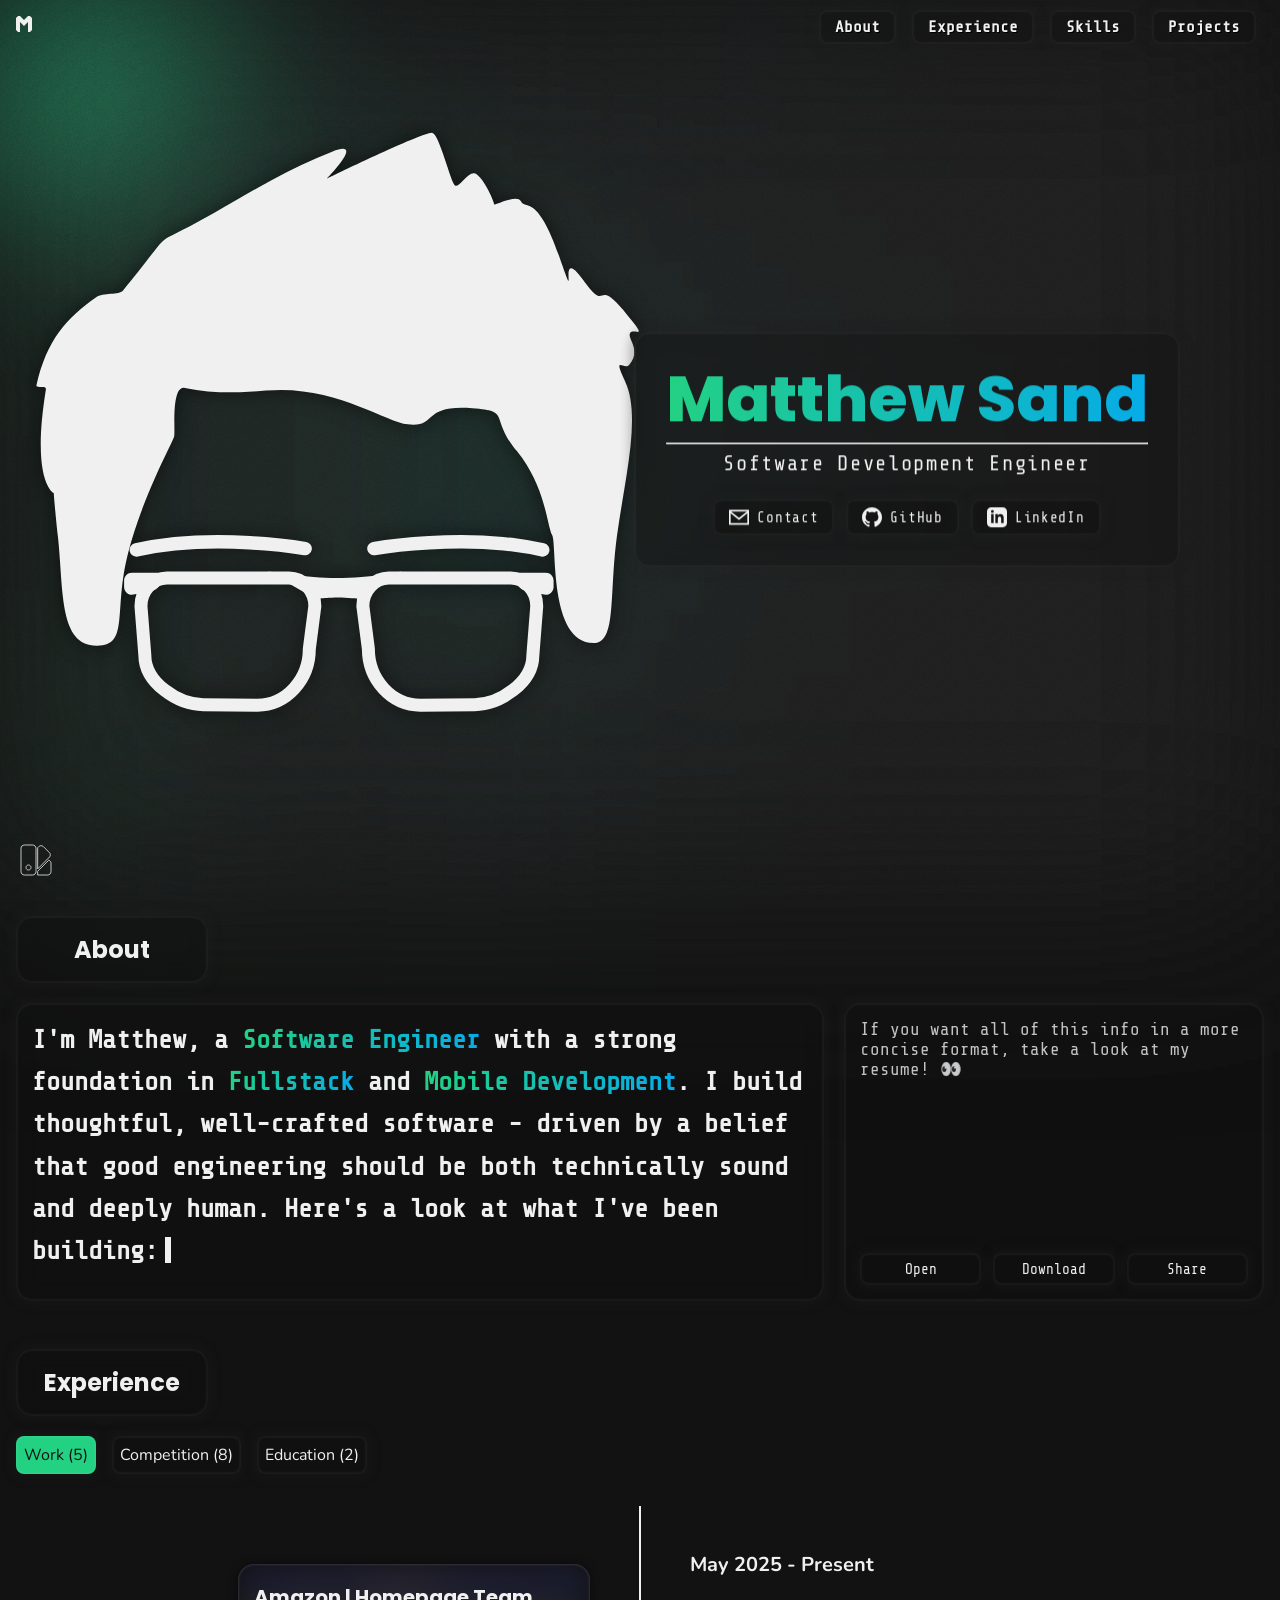
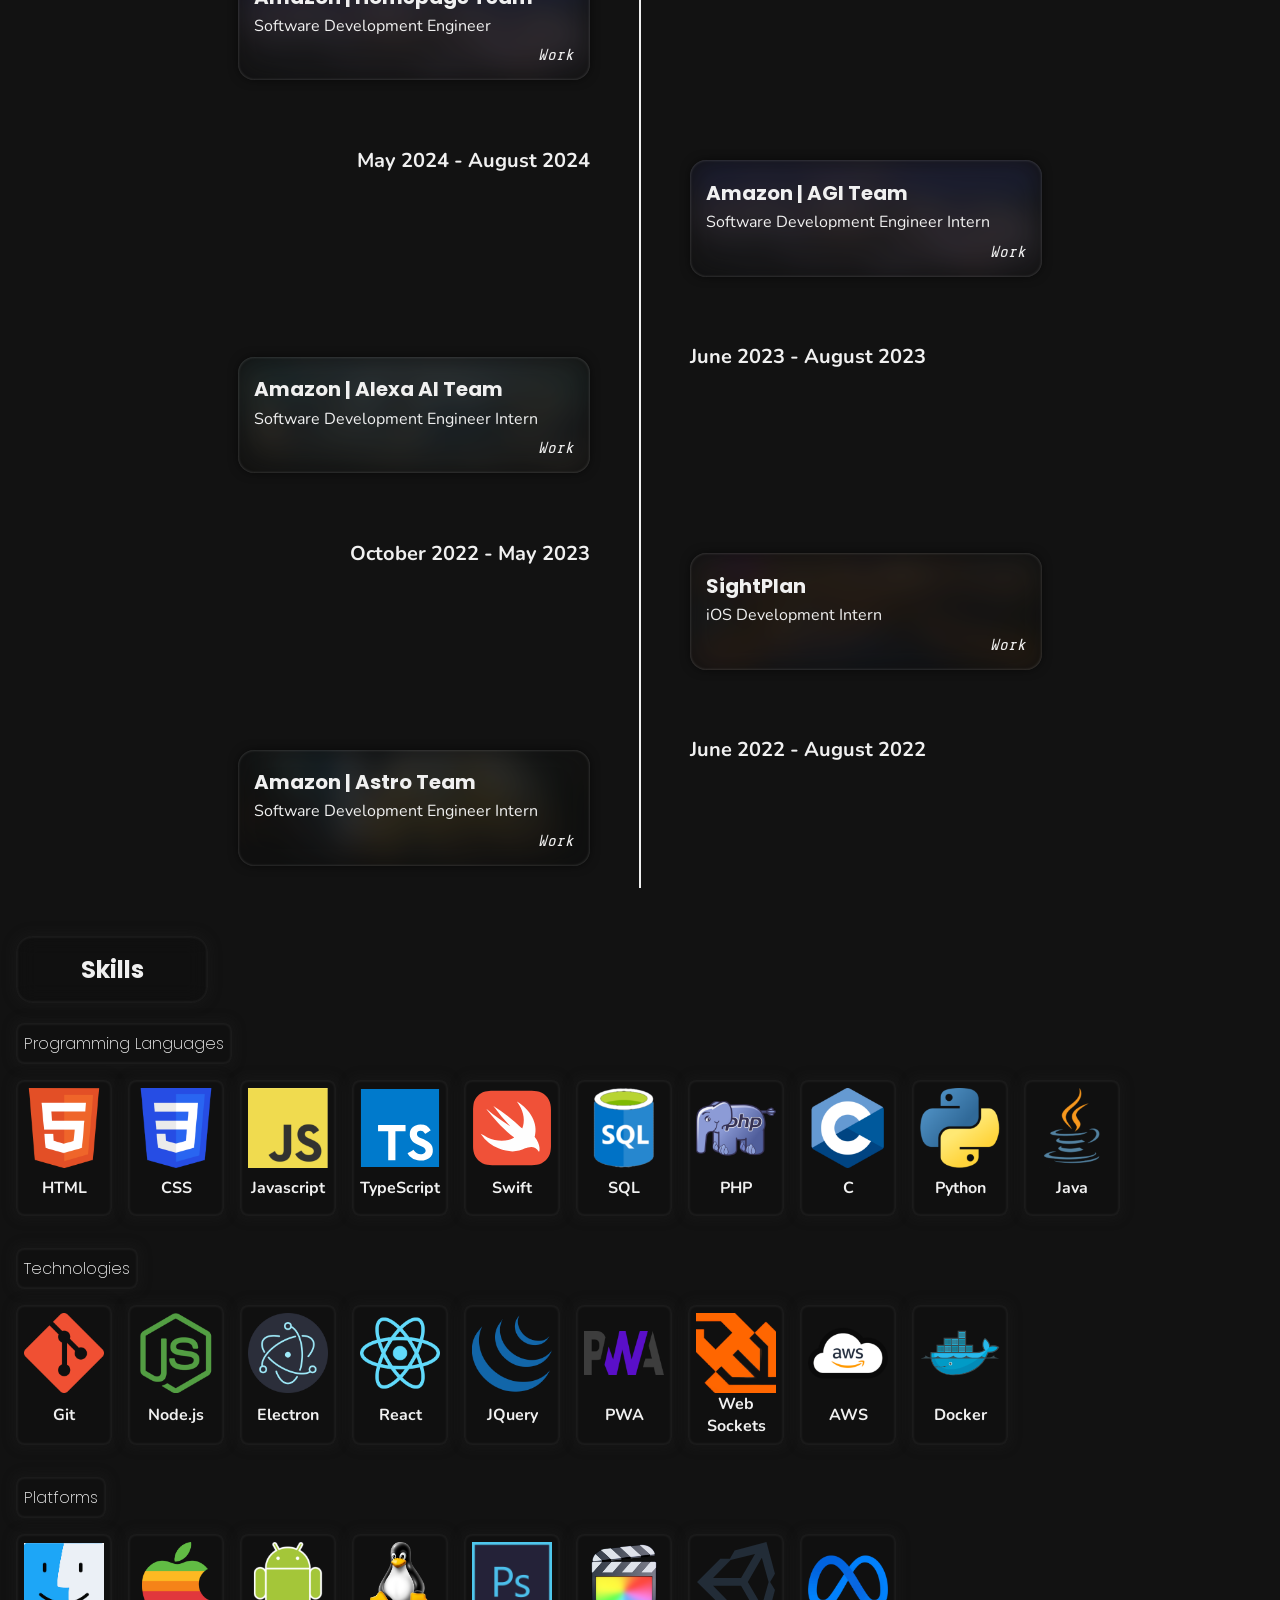
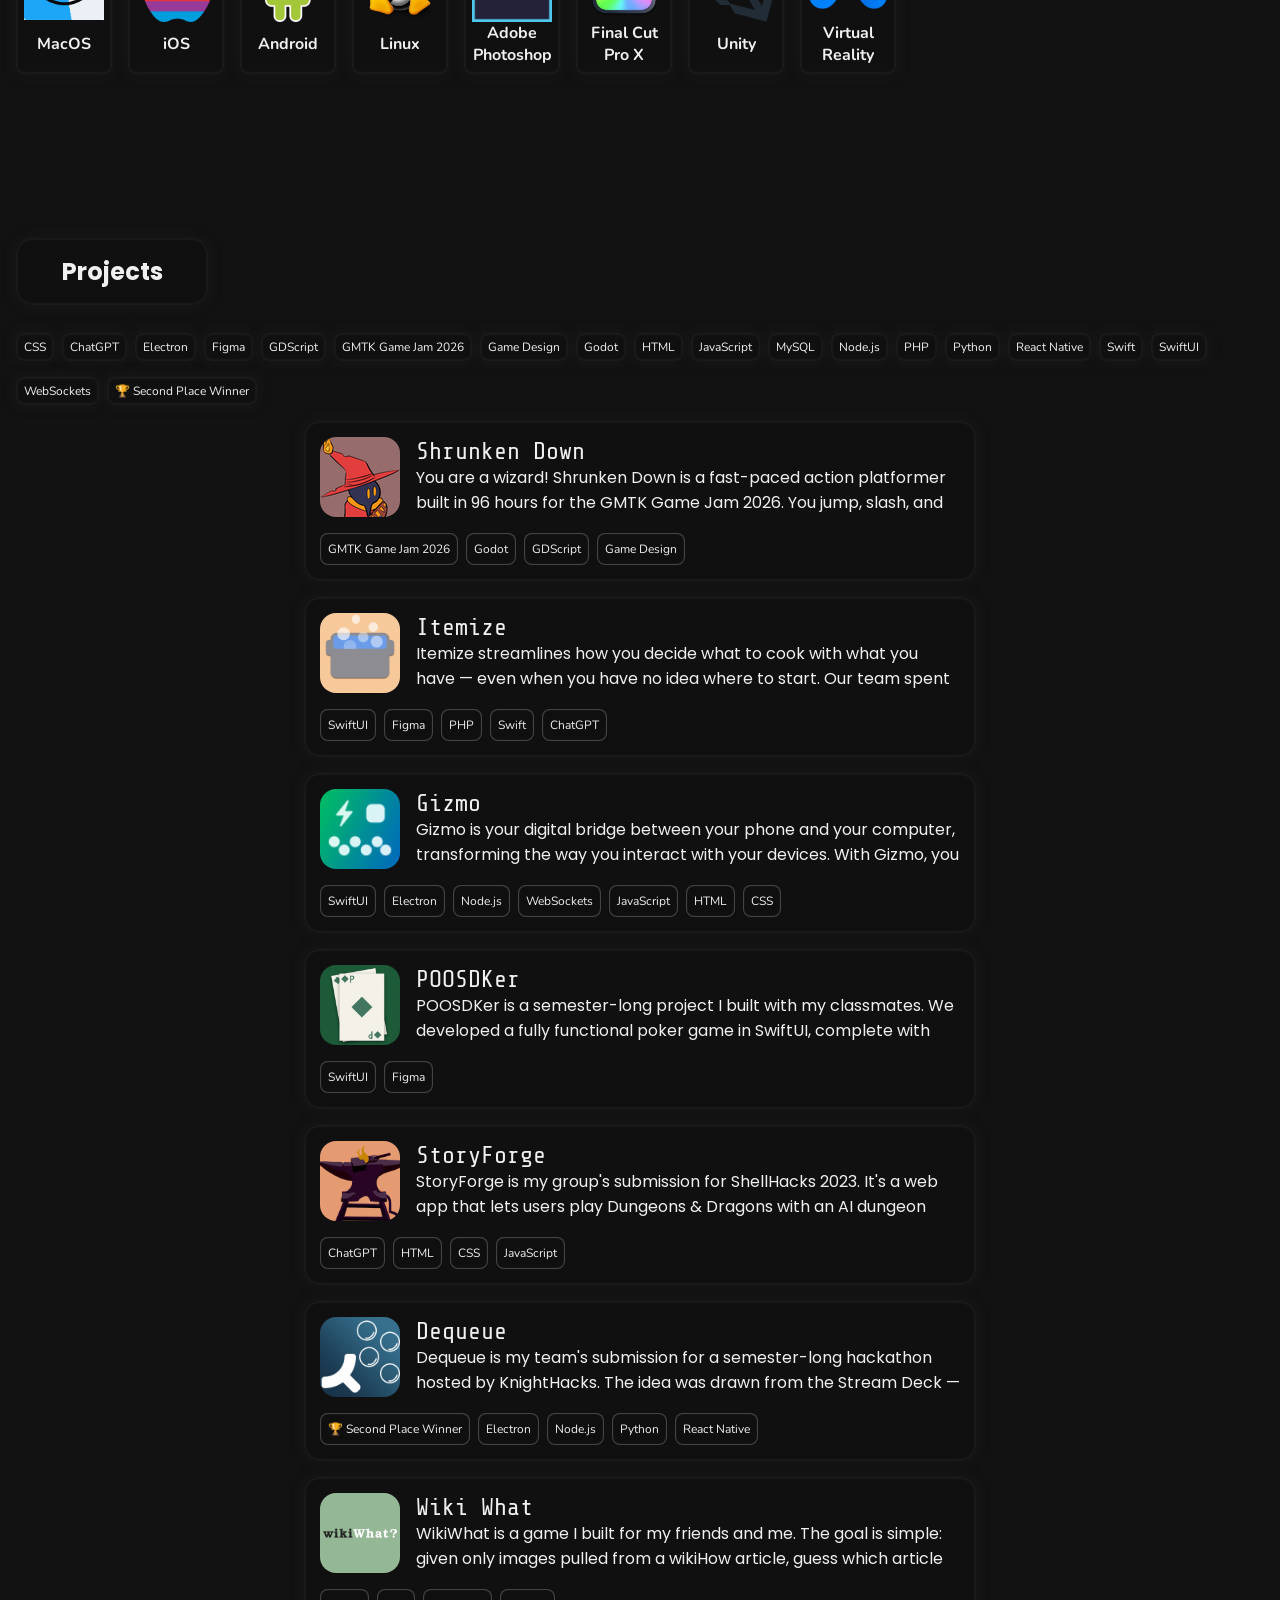
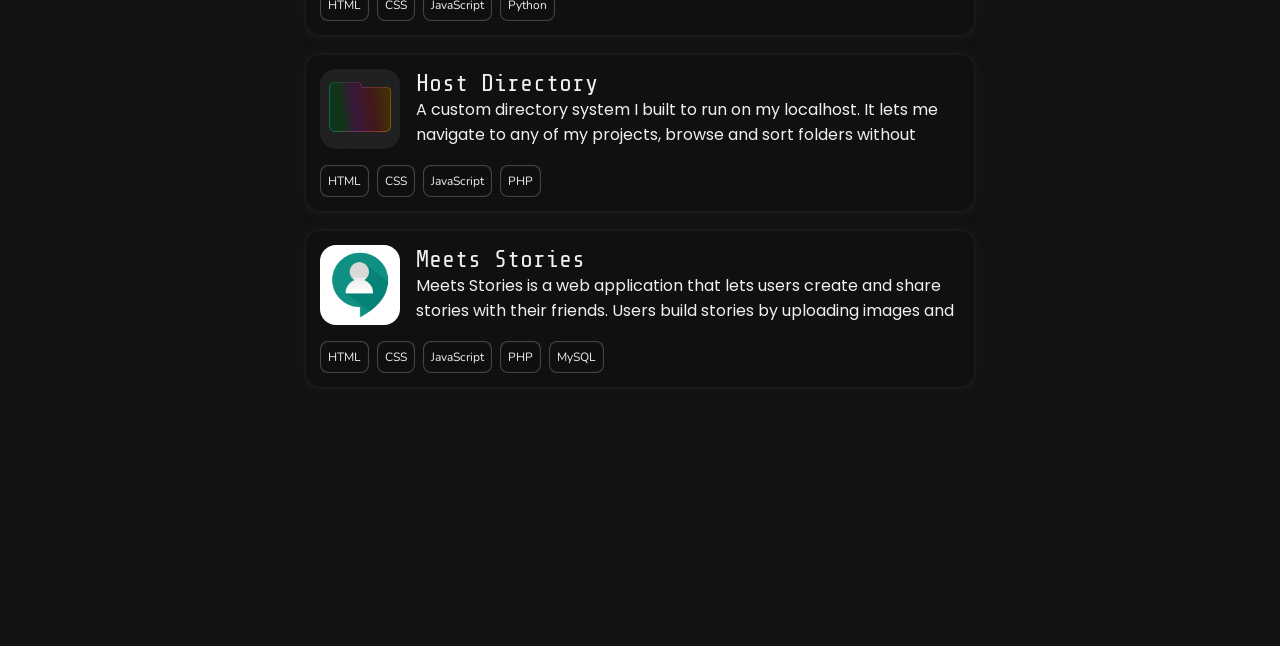
<file: index.html>
<!DOCTYPE html>
<html lang="en">
	<head>
		<meta charset="UTF-8" />
		<meta name="viewport" content="width=device-width, initial-scale=1.0" />
		<title>Matthew Sand</title>
		<link rel="stylesheet" href="styles/master.css" />
		<link rel="stylesheet" href="styles/header.css" />
		<link rel="stylesheet" href="styles/animations.css" />
		<link rel="stylesheet" href="styles/about.css" />
		<link rel="stylesheet" href="styles/experience.css" />
		<link rel="stylesheet" href="styles/projects.css" />
		<link rel="stylesheet" href="styles/skills.css" />
		<link rel="stylesheet" href="styles/misc.css" />

		<script src="scripts/jquery.js"></script>
		<script src="scripts/jquery.cookie.js"></script>
		<script src="scripts/nav.js" defer></script>
		<script src="scripts/missionStatement.js" defer></script>
		<script src="scripts/experience.js" defer></script>
		<script src="scripts/projects.js" defer></script>
		<script src="scripts/skills.js" defer></script>
		<script src="scripts/socials.js" defer></script>
		<script src="scripts/colorPalettes.js" defer></script>
		<script src="scripts/animateOnScroll.js" defer></script>
		<script src="scripts/imageModal.js" defer></script>
	</head>
	<body>
		<nav>
			<a href="#">
				<svg
					viewBox="0 0 500 500"
					xmlns="http://www.w3.org/2000/svg"
					id="navLogo">
					<path
						id="M"
						d="M 62.801876 500 L 0.345001 437.543121 L -0 63 L 63.244904 0.345001 L 125.258751 0.345001 L 250.172516 125.258759 L 375.086273 0.345001 C 437 0 437 0 437 0 L 500 62.765533 L 500 438 C 437 500 437 500 437 500 L 375.086273 500 L 375.086273 187.715637 L 250.172516 312.629395 L 125.258751 187.715637 L 125.258751 500 Z" />
				</svg>
			</a>
			<div id="navButtons">
				<a href="#about" class="navButton">About</a>
				<a href="#experience" class="navButton">Experience</a>
				<a href="#skills" class="navButton">Skills</a>
				<a href="#projects" class="navButton">Projects</a>
			</div>
		</nav>
		<div id="colorPalettes">
			<svg
				onclick="toggleColorPalettes()"
				id="palettesIcon"
				viewBox="0 0 800 800"
				xmlns="http://www.w3.org/2000/svg"
				xmlns:xlink="http://www.w3.org/1999/xlink">
				<path
					id="pallete"
					fill-rule="evenodd"
					d="M 333.333344 100 C 370.15332 100 400 129.847656 400 166.666687 L 400 633.333313 C 400 670.153381 370.15332 700 333.333344 700 L 166.666672 700 C 129.847672 700 100 670.153381 100 633.333313 L 100 166.666687 C 100 129.847656 129.847672 100 166.666672 100 L 333.333344 100 Z M 655.31665 403.710022 C 679.710388 412.225616 697.638306 434.516663 699.783997 461.261139 L 700 633.333313 C 700 668.479675 672.805054 697.272217 638.308838 699.817139 L 633.333313 700 L 433.333344 700 L 433.333344 625.693359 L 655.31665 403.710022 Z M 250 500 C 222.385666 500 200 522.386719 200 550 C 200 577.613342 222.385666 600 250 600 C 277.614349 600 300 577.613342 300 550 C 300 522.386719 277.614349 500 250 500 Z M 454.526672 133.334351 C 479.189819 108.669617 518.374634 107.37146 544.566406 129.43988 L 548.806641 133.334351 L 666.656677 251.185364 C 690.176453 274.704224 692.449463 311.423431 673.475586 337.494598 L 433.333344 578.553345 L 433.333344 154.526672 L 454.526672 133.334351 Z" />
			</svg>
			<div id="colorPalettesList"></div>
		</div>
		<div id="mobileNavToggleButton">
			<svg
				xmlns="http://www.w3.org/2000/svg"
				viewBox="0 0 50 50"
				overflow="visible"
				stroke="black"
				stroke-width="10"
				stroke-linecap="round">
				<line x1="0" y1="0" x2="50" y2="50" />
				<line x1="50" y1="0" x2="0" y2="50" />
			</svg>
		</div>
		<div id="mobileNav">
			<a href="#about" class="mobileNavButton">About</a>
			<a href="#experience" class="mobileNavButton">Experience</a>
			<a href="#skills" class="mobileNavButton">Skills</a>
			<a href="#projects" class="mobileNavButton">Projects</a>
		</div>
		<header>
			<svg
				id="headerProfilePic"
				viewBox="0 0 500 500"
				xmlns="http://www.w3.org/2000/svg">
				<g id="Glasses">
					<path
						id="Rectangle"
						class="filled"
						fill-rule="evenodd"
						stroke="none"
						d="M 233.60788 360.184448 C 233.60788 360.184448 243.842545 359.248901 249.823395 359.223297 C 256.941101 359.19281 266.03891 360.184448 266.03891 360.184448 L 297.616516 340 C 297.616516 340 275.426849 344.805847 248.969955 344.805847 C 228.487198 344.805847 198.616501 340 198.616501 340 L 233.60788 360.184448 Z" />
					<path
						id="Rounded-Rectangle-copy"
						fill="none"
						class="stroked"
						stroke-width="9.61165"
						stroke-linecap="round"
						stroke-linejoin="round"
						d="M 229.125458 397.292572 C 229.125458 420.326965 211.912323 439 190.678864 439 L 150.558258 438.647552 C 131.978973 438.647552 107.305824 422.308624 107.305824 402.153564 L 104.422333 365.659546 C 104.422333 354.142365 113.0289 344.805847 123.64563 344.805847 L 213.995148 344.805847 C 224.611893 344.805847 233.218445 354.142365 233.218445 365.659546 Z" />
					<path
						id="Path"
						class="filled"
						fill-rule="evenodd"
						stroke="none"
						d="M 91.927185 351.533997 C 91.927185 354.718994 94.509155 357.300964 97.694176 357.300964 L 109.228157 355.378662 C 112.41317 355.378662 118.839806 351.83551 118.839806 348.650482 L 122.684464 346.728149 C 122.684464 343.543121 120.102493 340.961182 116.917473 340.961182 L 97.694176 340.961182 C 94.509155 340.961182 91.927185 343.543121 91.927185 346.728149 Z" />
					<path
						id="path1"
						fill="none"
						class="stroked"
						stroke-width="9.61165"
						stroke-linecap="round"
						stroke-linejoin="round"
						d="M 272.874542 397.292572 C 272.874542 420.326965 290.087677 439 311.321136 439 L 351.441742 438.647552 C 370.021027 438.647552 394.694183 422.308624 394.694183 402.153564 L 397.577667 365.659546 C 397.577667 354.142365 388.9711 344.805847 378.35437 344.805847 L 288.004852 344.805847 C 277.388123 344.805847 268.781555 354.142365 268.781555 365.659546 Z" />
					<path
						id="path2"
						class="filled"
						fill-rule="evenodd"
						stroke="none"
						d="M 410.072815 351.533997 C 410.072815 354.718994 407.490845 357.300964 404.305817 357.300964 L 392.771851 355.378662 C 389.586823 355.378662 383.160187 351.83551 383.160187 348.650482 L 379.315521 346.728149 C 379.315521 343.543121 381.897491 340.961182 385.08252 340.961182 L 404.305817 340.961182 C 407.490845 340.961182 410.072815 343.543121 410.072815 346.728149 Z" />
				</g>
				<path
					id="path3"
					class="filled"
					fill-rule="evenodd"
					stroke="none"
					d="M 409 313 C 405.2659 305.981262 403.999573 276.897644 383 251 C 362.000427 225.102356 379.355225 221.149139 350 219 C 311.292633 216.166168 324.914948 233.449524 302 231 C 285.272095 229.211853 246.966064 201.388123 197 206 C 177.753403 207.776459 156.961319 208.275452 137 204 C 126.565567 201.765076 129.939972 235.771606 129 240 C 128.060028 244.228394 106.294937 282.544189 95 326 C 83.705063 369.455811 96.242081 394.684631 72 395 C 43.637711 395.368958 47.118851 354.595276 43 315 C 38.881149 275.404724 40 282 40 282 C 40 282 22.734867 274.500153 34 205 C 34.563255 201.524994 26.360777 204.870758 27 202 C 34.443192 168.572632 49.560005 151.996063 71 137 C 76.631104 133.061371 88.246986 135.319183 91 132 C 128.801147 86.424835 111.82914 99.216034 141 84 C 172.032837 67.812744 203.071014 45.902863 246 29 C 271.794006 18.843872 242 49 242 49 C 242 49 313.360718 14.321075 320 15 C 325.358795 15.547974 333.791656 51.768585 337 54 C 340.208344 56.231415 345.681366 44.87149 351 45 C 356.755737 45.139069 366.31662 66.193542 366 68 C 365.68338 69.806458 382.835266 59.857849 386 66 C 389.164734 72.142151 397.979309 60.085236 414 106 C 430.020691 151.914764 410.986328 94.912872 432 124 C 453.013672 153.087128 437.656891 113.67923 471 158 C 476.995209 165.969055 469.058289 160.387146 467 163 C 463.665558 167.232849 475.927246 175.537537 466 187 C 462.340088 191.225891 453.585297 178.976501 463 199 C 475.007141 224.537201 463.164337 269.168549 457.058167 313.320435 C 451.035797 356.866516 457.025909 392.771088 440 393 C 406.079803 393.456055 412.7341 320.018738 409 313 Z" />
				<path
					id="rightEyebrow"
					fill="none"
					class="stroked"
					stroke-width="10"
					stroke-linecap="round"
					stroke-linejoin="round"
					d="M 277 323.001831 C 277 323.001831 344.743866 311.109192 402 324" />
				<path
					id="leftEyebrow"
					fill="none"
					class="stroked"
					stroke-width="10"
					stroke-linecap="round"
					stroke-linejoin="round"
					d="M 226 323.001831 C 226 323.001831 158.256134 311.109192 101 324" />
			</svg>
			<div class="glassy" id="introBox">
				<span id="introName" class="gradientText">Matthew Sand</span>
				<hr />
				<div id="subtitle">Software Development Engineer</div>
<div id="socials"></div>
			</div>
			<canvas id="backgroundCanvas"> </canvas>
			<div id="backgroundCanvasFilter"></div>
		</header>

		<div id="content">
			<section id="about">
				<h2>About</h2>
				<div id="aboutHead">
					<div id="missionStatement" class="inFromLeft">
						<div id="missionStatementPlaceholder"></div>
						<div id="missionStatementDisplay">
							<span id="missionStatementCursor"></span>
						</div>
					</div>
					<div id="resumeContainer" class="inFromRight">
						<h4>
							If you want all of this info in a more concise format, take a look
							at my resume! 👀
						</h4>
						<div id="resumeContainerContent">
							<iframe src="resume.pdf"></iframe>
							<div id="resumeButtons">
								<a href="resume.pdf" target="_blank">Open</a>
								<a href="resume.pdf" download="Matthew Sand Resume.pdf"
									>Download</a
								>
								<a href="resume.pdf" id="resumeShare">Share</a>
							</div>
						</div>
					</div>
				</div>
			</section>
			<section id="experience">
				<h2>Experience</h2>
				<div id="experienceTypes"></div>
				<div id="experiencesContainer">
					<div id="experiencesTimelineBar"></div>
				</div>
			</section>

			<section id="skills">
				<h2>Skills</h2>
				<div id="skillsContainer">
					<h3>Programming Languages</h3>
					<div id="programmingLanguages" class="skillCardsContainer inFromLeft"></div>
					<h3>Technologies</h3>
					<div id="technologies" class="skillCardsContainer inFromRight"></div>
					<h3>Platforms</h3>
					<div id="profs" class="skillCardsContainer inFromLeft"></div>
				</div>
			</section>

			<section id="projects">
				<h2>Projects</h2>
				<div id="projectsTagsSelection"></div>
				<div id="projectsContainer"></div>
			</section>

		</div>
		<div id="projectScreen">
			<div id="projectHeader" class="leftSideSpread">
				<div id="projectClose">✕</div>
				<h2 id="projectName">Gizmo</h2>
			</div>

			<div id="projectLinks" class="leftSideSpread"></div>

			<div id="projectCarouselPhotosContainer" class="leftSideSpread">
				<div id="projectCarouselPhotos"></div>
			</div>
			<div id="projectSections"></div>
		</div>

		<div id="imageModal">
			<div id="imageModalClose">✕</div>
			<img src="images/headLogo.svg" alt="Expanded image" />
		</div>
	</body>
	<script src="scripts/backgroundController.js"></script>
	<script>
		// Local dev only — livereload is served over plain http and would be
		// blocked as mixed content on the deployed https site.
		if (
			location.hostname === "localhost" ||
			location.hostname === "127.0.0.1"
		) {
			var livereload = document.createElement("script");
			livereload.src =
				"http://" + location.hostname + ":35729/livereload.js?snipver=1";
			document.body.appendChild(livereload);
		}
	</script>
</html>
</file>
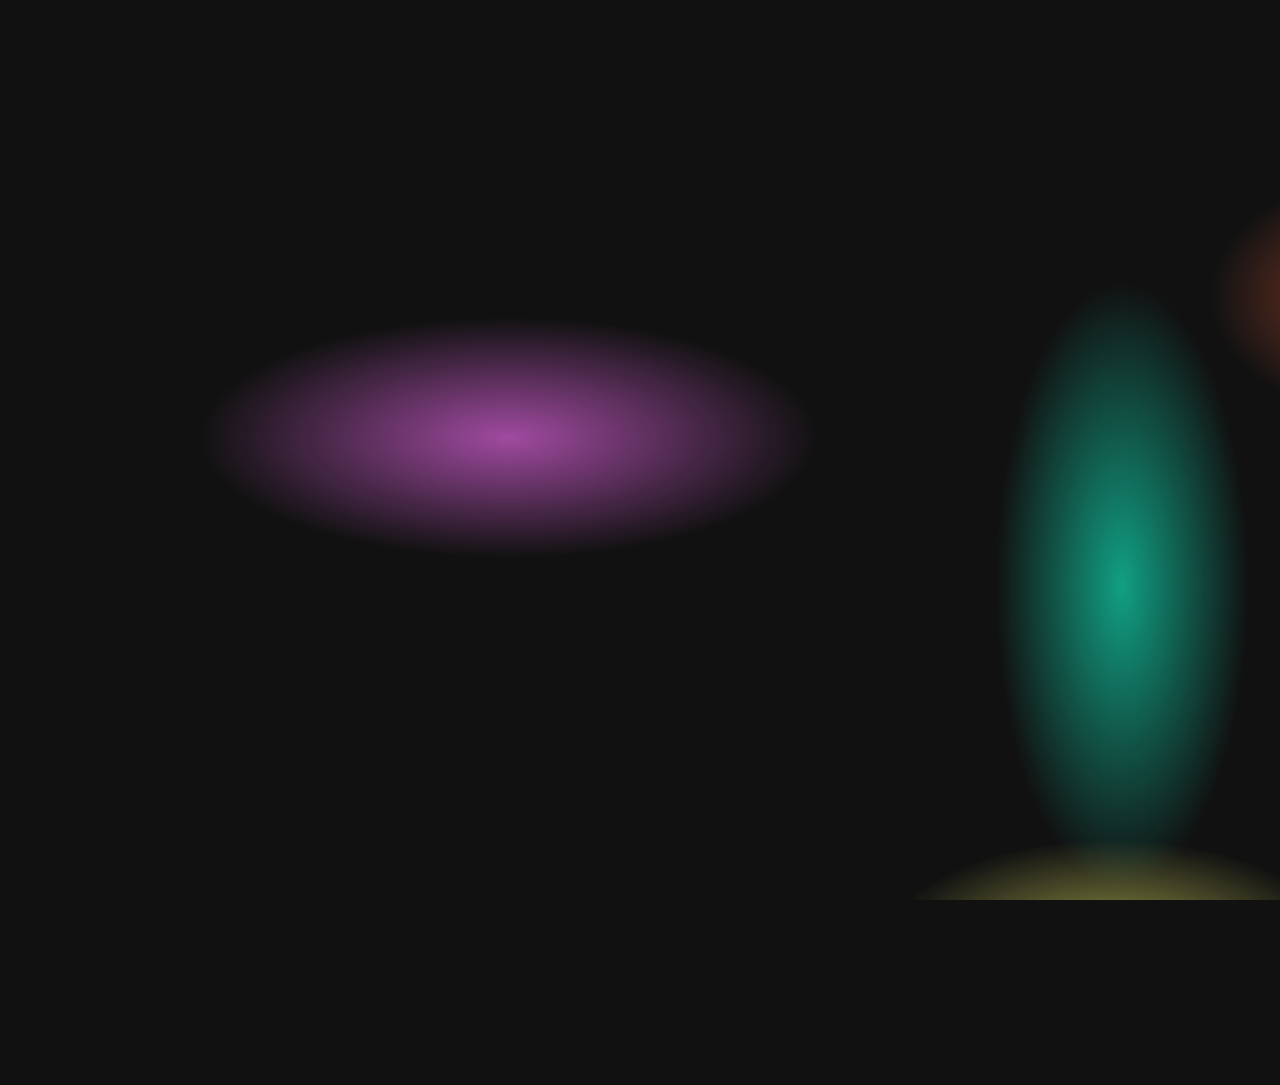
<file: testing.html>
<!DOCTYPE html>
<html lang="en">
	<head>
		<meta charset="UTF-8" />
		<title>Floating, Randomly Shaped Mesh-Like Gradient</title>
		<style>
			html,
			body {
				margin: 0;
				padding: 0;
				width: 100%;
				height: 100%;
				background: #111; /* fallback color */
				overflow: hidden;
			}

			.container {
				position: relative;
				width: 100%;
				height: 100%;
			}

			.gradient-blob {
				position: absolute;
				border-radius: 50%; /* Combined with differing width/height => elliptical shape */
				opacity: 0.6;
				mix-blend-mode: screen;
				/* We'll set each blob's size via JS */
			}

			/* Example colors; you can customize as you like */
			#blob1 {
				background: radial-gradient(
					ellipse at center,
					#ff5c33 0%,
					transparent 60%
				);
			}
			#blob2 {
				background: radial-gradient(
					ellipse at center,
					#ff66ff 0%,
					transparent 60%
				);
			}
			#blob3 {
				background: radial-gradient(
					ellipse at center,
					#ffff66 0%,
					transparent 60%
				);
			}
			#blob4 {
				background: radial-gradient(
					ellipse at center,
					#00ffcc 0%,
					transparent 60%
				);
			}
		</style>
	</head>
	<body>
		<div class="container">
			<div class="gradient-blob" id="blob1"></div>
			<div class="gradient-blob" id="blob2"></div>
			<div class="gradient-blob" id="blob3"></div>
			<div class="gradient-blob" id="blob4"></div>
		</div>

		<script>
			// Array of blob data: each has element, position (x,y), velocity (vx,vy),
			// plus dynamic size (width, height) for elliptical shapes.
			const blobs = [
				{ el: document.getElementById("blob1") },
				{ el: document.getElementById("blob2") },
				{ el: document.getElementById("blob3") },
				{ el: document.getElementById("blob4") },
			];

			// Helper to randomize a blob's shape & size (width & height in VW).
			function randomizeShape(blob) {
				// Range: e.g., min 30vw, max 60vw (tweak to taste)
				const minSize = 20;
				const maxSize = 60;
				const widthVW = minSize + Math.random() * (maxSize - minSize);
				const heightVW = minSize + Math.random() * (maxSize - minSize);
				blob.width = widthVW;
				blob.height = heightVW;

				// Apply to DOM
				blob.el.style.width = blob.width + "vw";
				blob.el.style.height = blob.height + "vw";
			}

			// Initialize positions, velocities, and shapes
			blobs.forEach((blob) => {
				// Start at random position in 0-100% range
				blob.x = Math.random() * 100;
				blob.y = Math.random() * 100;

				// Random small velocity
				blob.vx = (Math.random() - 0.5) * 0.04;
				blob.vy = (Math.random() - 0.5) * 0.04;

				// Randomize shape & size
				randomizeShape(blob);

				// Position them initially
				blob.el.style.left = blob.x + "%";
				blob.el.style.top = blob.y + "%";
			});

			function animate() {
				requestAnimationFrame(animate);

				blobs.forEach((blob) => {
					// Update position
					blob.x += blob.vx;
					blob.y += blob.vy;

					// Bounce off edges
					if (blob.x < 0 || blob.x > 100) {
						blob.x = Math.min(Math.max(blob.x, 0), 100);
						blob.vx *= -1;
					}
					if (blob.y < 0 || blob.y > 100) {
						blob.y = Math.min(Math.max(blob.y, 0), 100);
						blob.vy *= -1;
					}

					// Occasionally randomize shape (e.g. ~0.2% chance per frame)
					// Increase or decrease this probability as desired
					if (Math.random() < 0.002) {
						randomizeShape(blob);
					}

					// Update DOM
					blob.el.style.left = blob.x + "%";
					blob.el.style.top = blob.y + "%";
				});
			}

			animate(); // Start the animation loop
		</script>
	</body>
</html>
</file>
<file: styles/master.css>
@import url("https://fonts.googleapis.com/css2?family=Share+Tech+Mono&display=swap");
@import url("https://fonts.googleapis.com/css2?family=Nunito:ital,wght@0,200;0,300;0,400;0,500;0,600;0,700;0,800;0,900;1,200;1,300;1,400;1,500;1,600;1,700;1,800;1,900&display=swap");
@import url("https://fonts.googleapis.com/css2?family=Dongle:wght@300;400;700&family=Montserrat:ital,wght@0,100;0,200;0,300;0,400;0,500;0,600;0,700;0,800;0,900;1,100;1,200;1,300;1,400;1,500;1,600;1,700;1,800;1,900&family=Nunito:ital,wght@0,300;0,400;0,500;0,600;0,700;0,800;0,900;1,200;1,300;1,400;1,500;1,600;1,700;1,800;1,900&family=Poppins:ital,wght@0,100;0,200;0,300;0,400;0,500;0,600;0,700;0,800;0,900;1,100;1,200;1,300;1,400;1,500;1,600;1,700;1,800;1,900&display=swap");
:root {
	--main-background-color: #0f0f0f;
	--glassy-background-color: rgba(15, 15, 15, 0.3);
	--darker-glassy-background-color: rgba(15, 15, 15, 0.99);
	--first-accent-color: #23d183;
	--second-accent-color: #06ace8;
	--error-color: #933;
	--main-gradient: linear-gradient(
		90deg,
		var(--first-accent-color) 0%,
		var(--second-accent-color) 100%
	);
	--main-looping-gradient: linear-gradient(
		90deg,
		var(--first-accent-color) 0%,
		var(--second-accent-color) 50%,
		var(--first-accent-color) 100%
	);
	--title-font: "Share Tech Mono", monospace;
	--header-font: "Poppins", sans-serif;
	--body-font: "Nunito", sans-serif;
	--foreground-color: #f0f0f0;
	--glassy-box-shadow: 0 0 10px 5px rgba(30, 30, 30, 0.25),
		inset 0 0 2px 2px rgba(255, 255, 255, 0.05);
	--background-texture: url([data-uri]);
}

body {
	margin: 0;
	background-color: var(--main-background-color);
	color: var(--foreground-color);
	font-family: var(--body-font);
	padding-bottom: 25vh;
	overflow-x: hidden;
}

#backgroundCanvas {
	filter: blur(100px) brightness(1.75);
	background-image: var(--main-looping-gradient);
	background-size: 200% 100%;
	background-position: 0 0;
	animation: loopBg 10s cubic-bezier(0.25, 0.46, 0.45, 0.94) infinite,
		fadeIn 1s 4s forwards;
	width: 100vw;
	height: 100vh;
	position: fixed;
	z-index: -100;
	top: 0;
	left: 0;
	opacity: 0;
}

#backgroundCanvasFilter {
	content: "";
	position: fixed;
	top: 0;
	left: 0;
	width: 100%;
	height: 100%;
	z-index: -99;
	opacity: 1;
	background-image: var(--background-texture);
	mix-blend-mode: overlay;
}

body.skipIntro #backgroundCanvas {
	opacity: 1;
}

@keyframes fadeIn {
	0% {
		opacity: 0;
	}

	100% {
		opacity: 1;
	}
}

nav {
	display: flex;
	justify-content: space-between;
	align-items: center;
	position: fixed;
	width: 100vw;
	top: 0;
	left: 0;
	text-shadow: 1px 1px 0px black;
	z-index: 100;
}

#navButtons {
	display: flex;
	justify-content: end;
	align-items: center;
	padding-right: 1rem;
}

.navButton {
	font-family: var(--title-font);
	font-size: 1rem;
	color: var(--foreground-color);
	background-color: var(--glassy-background-color);
	text-decoration: none;
	font-family: var(--title-font);
	padding: 0.5rem 1rem;
	margin: 0 0.5rem;
	border-radius: 0.5rem;
	box-shadow: var(--glassy-box-shadow);
	cursor: pointer;
	font-weight: bold;
	transition: all 0.15s ease-in-out;
	transform-origin: center;
	backdrop-filter: blur(10px);
	-webkit-backdrop-filter: blur(10px);
	opacity: 0;
	animation: navButtonSlideIn 1s calc(var(--index, 0) * 0.1s) ease-in-out
		forwards;
}

#navLogo {
	height: 1rem;
	fill: var(--foreground-color);
	padding: 1rem;
	cursor: pointer;
}

#navLogo:hover {
	fill: var(--second-accent-color);
}

#navLogo:active {
	fill: var(--first-accent-color);
}

.navButton:hover {
	color: var(--second-accent-color);
	scale: 1.05;
	filter: brightness(1.1);
}

.navButton:active {
	color: var(--first-accent-color);
	scale: 0.95;
	filter: brightness(1.5);
}

@keyframes navButtonSlideIn {
	0% {
		transform: translateY(-200%);
	}

	100% {
		opacity: 1;
	}
}

.glassy {
	background-color: var(--glassy-background-color);
	backdrop-filter: blur(10px);
	-webkit-backdrop-filter: blur(10px);
	padding: 2rem;
	border-radius: 1rem;
	box-shadow: var(--glassy-box-shadow);
}

h1 {
	font-family: var(--title-font);
	font-size: 2rem;
}

h3 {
	font-family: var(--header-font);
	font-size: 1.5rem;
	font-weight: 200;
}

@keyframes loopBg {
	0% {
		background-position: 200% 0%;
	}
	100% {
		background-position: 00% 0%;
	}
}

.gradientText {
	background: var(--main-gradient);
	background-clip: text;
	-webkit-background-clip: text;
	color: transparent;
	background-image: var(--main-looping-gradient);
	background-size: 200% 100%;
	background-position: 0 0;
	animation: loopBg 5s linear infinite;
}

section {
	width: calc(100% - 2rem);
	margin: 1rem;
	margin-top: 0;
	padding-top: 1rem;
	padding-bottom: 1rem;
	/* overflow: hidden; */
}

section h2 {
	padding-top: 1rem;
	margin-top: 0;
	display: inline-block;
	background: var(--glassy-background-color);
	backdrop-filter: blur(10px);
	-webkit-backdrop-filter: blur(10px);
	padding: 1rem;
	border-radius: 1rem;
	width: 10rem;
	text-align: center;
	font-family: var(--header-font);
	box-shadow: var(--glassy-box-shadow);
}

#content {
	min-height: 100vh;
	overflow: hidden;
}

#mobileNav {
	display: none;
}

#mobileNavToggleButton {
	display: none;
}

#colorPalettes {
	position: fixed;
	bottom: 0.5rem;
	left: 1rem;
	display: flex;
	flex-direction: row;
	gap: 1rem;
	z-index: 100;
}

#palettesIcon {
	width: 2.5rem;
	aspect-ratio: 1;
	fill: var(--foreground-color);
	cursor: pointer;
}

#colorPalettes:not(.open) #palettesIcon {
	fill: none;
	stroke: var(--foreground-color);
	stroke-width: 1rem;
}

#colorPalettesList {
	display: flex;
	justify-content: space-around;
	align-items: center;
	height: 100%;
	gap: 1rem;
}

.colorPalette {
	background-image: linear-gradient(
		135deg,
		var(--preview-color-1),
		var(--preview-color-2)
	);
	border-radius: 0.5rem;
	width: 4rem;
	height: 4rem;
	position: relative;
	cursor: pointer;
	transition: transform 0.25s calc(0.1s * var(--index)) ease-in-out,
		opacity 0.25s calc(0.1s * var(--index)) ease-in-out, box-shadow 0.25s ease;
}

.colorPalette::after {
	content: attr(data-palette-name);
	position: absolute;
	top: 50%;
	left: 50%;
	transform: translateX(-50%) translateY(-50%);
	font-family: var(--title-font);
	text-align: center;
	font-size: 0.85rem;
	width: 100%;
}

.colorPalette.active {
	box-shadow: 0px 0px 25px 5px var(--first-accent-color);
}

#colorPalettes:not(.open) .colorPalette {
	transform: translateX(-100vw);
	opacity: 0;
	pointer-events: none;
}

/* Anything below 750px  */
@media (max-width: 750px) {
	html {
		font-size: 12px;
	}

	nav {
		display: none;
	}

	#mobileNavToggleButton {
		position: fixed;
		top: 1rem;
		right: 1rem;
		z-index: 101;
		line-height: 1;
		overflow: hidden;
		display: grid;
		place-items: center;
		background-color: var(--glassy-background-color);
		backdrop-filter: blur(10px);
		-webkit-backdrop-filter: blur(10px);
		padding: 1rem;
		border-radius: 1rem;
		aspect-ratio: 1;
		cursor: pointer;
		box-shadow: 0 0 20px 10px rgba(0, 0, 0, 0.25),
			inset 0 0 1px 1px rgba(255, 255, 255, 0.25);
		width: 3rem;
		height: 3rem;
	}

	#mobileNavToggleButton svg {
		width: 1.5rem;
		height: 1.5rem;
		stroke: var(--foreground-color);
	}

	#mobileNavToggleButton svg line {
		transition: transform 0.25s ease-in-out;
	}

	/* Turns the x into two lines */
	#mobileNavToggleButton:not(.open) svg line:nth-child(1) {
		transform: translateY(0.5rem) rotate(-45deg) translateX(-25%);
	}

	#mobileNavToggleButton:not(.open) svg line:nth-child(2) {
		transform-origin: top;
		transform: translateY(0.5rem) rotate(45deg) translateX(50%);
	}

	#mobileNav {
		position: fixed;
		top: 0;
		left: 0;
		z-index: 100;
		width: 100vw;
		height: 100vh;
		display: flex;
		align-items: center;
		flex-direction: column;
		justify-content: space-evenly;
		pointer-events: none;
		transform: scaleY(1);
		transition: all 0.5s ease-in-out;
		transform-origin: top;
		opacity: 0;
	}

	#mobileNav.open {
		opacity: 1;
		pointer-events: all;
		backdrop-filter: blur(50px);
		-webkit-backdrop-filter: blur(50px);
	}

	.mobileNavButton {
		background-color: rgba(0, 0, 0, 0.5);
		backdrop-filter: blur(10px);
		-webkit-backdrop-filter: blur(10px);
		padding: 1rem;
		border-radius: 1rem;
		box-shadow: 0 0 20px 10px rgba(0, 0, 0, 0.25),
			inset 0 0 1px 1px rgba(255, 255, 255, 0.25);
		text-align: center;
		font-size: 3rem;
		font-weight: bold;
		font-family: var(--title-font);
		width: calc(90% - 2rem);
		color: var(--foreground-color);

		text-decoration: none;
		/* Make it a mobile friendly button */
		display: block;
		transform: translateX(200%);
		transition: transform 0.75s calc(0s + calc(0.1s * var(--index, 0)))
			ease-in-out;
	}

	#mobileNav.open .mobileNavButton {
		transform: translateX(0);
		transition: transform 0.75s calc(0.25s + calc(0.1s * var(--index, 0)))
			ease-in-out;
	}
}
</file>
<file: styles/header.css>
header {
	height: 100vh;
	position: relative;
	display: flex;
	overflow: hidden;
	--peak-in-head-duration: 5s;
}

#introBox {
	display: inline-block;
	padding: 2rem;
	position: absolute;
	right: min(100px, 15%);
	top: 50%;
	--floating-duration: 5s;
	--floating-distance: -10px;
	animation: slideInFromBottom 2s var(--peak-in-head-duration) ease-in-out
			forwards,
		floating var(--floating-duration) calc(var(--peak-in-head-duration) + 2s)
			ease-in-out infinite;
	text-align: center;
	transform: translateY(100vh);
}

#introBox:hover {
	animation-play-state: paused;
}

@keyframes slideInFromBottom {
	0% {
		transform: translateY(100vh);
	}

	100% {
		transform: translateY(-50%);
	}
}

#headerProfilePic {
	--fill-color: var(--foreground-color);
	transition: all 0.5s;
	height: 75vh;
	filter: drop-shadow(0 0 10px rgba(0, 0, 0, 0.5));
	aspect-ratio: 1;
	position: absolute;
	top: 50%;
	transform-origin: center;
	transform: translateY(-50%);
	animation: peakHeadIn var(--peak-in-head-duration) ease;
}

#rightEyebrow {
	animation: bounceEyebrow 0.75s var(--peak-in-head-duration) ease;
}

@keyframes peakHeadIn {
	0% {
		transform: translate(-100vw, -50%) rotate(5deg);
	}

	50% {
		transform: translate(-50%, -50%) rotate(5deg);
	}
}

@keyframes bounceEyebrow {
	0% {
		transform: translateY(0);
	}

	25% {
		transform: translateY(-0.5rem);
	}

	50% {
		transform: translateY(0);
	}

	75% {
		transform: translateY(-0.5rem);
	}

	100% {
		transform: translateY(0);
	}
}

#headerProfilePic:active {
	--fill-color: var(--first-accent-color);
	scale: 1.05;
	filter: drop-shadow(0 0 30px var(--second-accent-color));
}

#headerProfilePic .filled {
	fill: var(--fill-color);
	transition: all 0.5s;
}

#headerProfilePic .stroked {
	transition: all 0.5s;
	stroke: var(--fill-color);
}

#headerProfilePic:hover #rightEyebrow {
	transform: translateY(-0.5rem);
}

#headerProfilePic:active #rightEyebrow,
#headerProfilePic:active #leftEyebrow {
	transform: translateY(-1rem);
}

#introName {
	display: block;
	font-size: clamp(2.5rem, 5vw, 4.5rem);
	font-family: var(--header-font);
	font-weight: 800;
	line-height: 1.1;
}

#subtitle {
	font-size: 1.3rem;
	font-family: var(--title-font);
	font-weight: 400;
	letter-spacing: 0.08em;
	margin-bottom: 1.5rem;
}

#introBio {
	font-size: 0.95rem;
	font-family: var(--body-font);
	font-weight: 400;
	margin: 0 0 1.25rem 0;
	line-height: 1.6;
	opacity: 0.75;
}

#socials {
	display: flex;
	flex-direction: row;
	align-items: center;
	justify-content: center;
	gap: 12px;
	flex-wrap: wrap;
}

.socialButton {
	display: flex;
	align-items: center;
	gap: 0.5rem;
	cursor: pointer;
	fill: var(--foreground-color);
	color: var(--foreground-color);
	background-color: var(--glassy-background-color);
	backdrop-filter: blur(30px);
	-webkit-backdrop-filter: blur(30px);
	padding: 0.5rem 1rem;
	border-radius: 0.5rem;
	box-shadow: var(--glassy-box-shadow);
	transition: fill 0.2s, color 0.2s, scale 0.15s;
}

.socialButton:hover {
	fill: var(--accentColor);
	color: var(--accentColor);
	scale: 1.05;
}

.socialButton:active {
	scale: 0.95;
}

.socialButton svg {
	width: 20px;
	height: 20px;
	flex-shrink: 0;
}

.socialButton span {
	font-family: var(--title-font);
	font-size: 0.9rem;
	letter-spacing: 0.05em;
}

/* Anything below 750px  */
@media (max-width: 750px) {
	header {
		height: 100vh;
		position: relative;
		display: flex;
		overflow: hidden;
	}

	#headerProfilePic {
		width: calc(100% - 2rem);
		height: auto;
		filter: drop-shadow(0 0 10px rgba(0, 0, 0, 0.5));
		top: 50%;
		left: 50%;
		transform: translate(-50%, -50%);
	}

	#introBox {
		display: inline-block;
		padding: 1rem;
		position: absolute;
		left: 50%;
		top: 50%;
		width: calc(100% - 4rem);
		transform: translate(-50%, -70%);
		text-align: center;
		animation: none;
	}

	@keyframes slideInFromBottom {
		0% {
			transform: translate(-50%, 100vh);
		}

		100% {
			transform: translate(-50%, -70%);
		}
	}
}
</file>
<file: styles/animations.css>
@keyframes loopBg {
	0% {
		background-position: 200% 0%;
	}
	100% {
		background-position: 00% 0%;
	}
}

@keyframes floating {
	0% {
		transform: translateY(-50%);
	}
	50% {
		transform: translateY(calc(-50% - var(--floating-distance)));
	}
	100% {
		transform: translateY(-50%);
	}
}

@keyframes blink {
	0% {
		opacity: 0;
	}
	50% {
		opacity: 1;
	}
	100% {
		opacity: 0;
	}
}


.inFromLeft:not(.appear) {
	transform: translateX(-100vw);
	opacity: 0;
}

.inFromLeft,
.inFromRight {
	transition: transform 0.75s 0.25s ease-out, opacity 0.75s 0.25s ease-out;
}

.inFromRight:not(.appear) {
	transform: translateX(100vw);
	opacity: 0;
}

/* Skill rows: freeze container, animate cards individually */
#skillsContainer .skillCardsContainer.inFromLeft:not(.appear),
#skillsContainer .skillCardsContainer.inFromRight:not(.appear) {
	transform: none;
	opacity: 1;
}

#skillsContainer .skillCardsContainer.inFromLeft:not(.appear) .skillCard,
#skillsContainer .skillCardsContainer.inFromRight:not(.appear) .skillCard {
	opacity: 0;
	animation: none;
}

@keyframes slideInLeft {
	from { transform: translateX(-100vw); opacity: 0; }
	to   { transform: translateX(0);      opacity: 1; }
}

@keyframes slideInRight {
	from { transform: translateX(100vw); opacity: 0; }
	to   { transform: translateX(0);     opacity: 1; }
}

#skillsContainer .skillCardsContainer.inFromLeft.appear .skillCard {
	animation:
		slideInLeft 0.7s calc(var(--card-index) * 60ms) ease-out both,
		floatCards calc(5s * var(--random, 1)) calc(var(--card-index) * 60ms + 0.7s) ease-in-out infinite;
}

#skillsContainer .skillCardsContainer.inFromRight.appear .skillCard {
	animation:
		slideInRight 0.7s calc(var(--card-index) * 60ms) ease-out both,
		floatCards calc(5s * var(--random, 1)) calc(var(--card-index) * 60ms + 0.7s) ease-in-out infinite;
}

/* Project filter tags: staggered slide in from left */
#projectsTagsSelection .projectTag.inFromLeft.appear {
	animation: slideInLeft 0.9s calc(var(--tag-index, 0) * 65ms) ease-out backwards;
}

/* Project cards: staggered slide in per row, then release transform for open/close transition */
#projectsContainer .projectPreview.inFromLeft.appear {
	animation: slideInLeft 1s calc(var(--card-index, 0) * 120ms) ease-out backwards;
}

#projectsContainer .projectPreview.inFromRight.appear {
	animation: slideInRight 1s calc(var(--card-index, 0) * 120ms) ease-out backwards;
}

/* Respect users who ask their OS to limit animation. The site leans heavily on
   infinite float loops, a looping gradient and 100vw slide-ins, all of which are
   vestibular triggers. */
@media (prefers-reduced-motion: reduce) {
	*,
	*::before,
	*::after {
		animation-duration: 0.01ms !important;
		animation-iteration-count: 1 !important;
		transition-duration: 0.01ms !important;
		scroll-behavior: auto !important;
	}

	.inFromLeft,
	.inFromRight {
		transform: none;
		opacity: 1;
	}
}
</file>
<file: styles/about.css>
#missionStatement {
	flex: 2;
	min-width: 0;
	font-family: var(--title-font);
	font-size: 1.65rem;
	text-align: left;
	padding: 1rem;
	font-weight: bold;
	line-height: 1.6;
	position: relative;
	background-color: var(--glassy-background-color);
	box-shadow: var(--glassy-box-shadow);
	border-radius: 1rem;
	backdrop-filter: blur(10px);
	-webkit-backdrop-filter: blur(10px);
}

#missionStatementPlaceholder {
	opacity: 0;
	pointer-events: none;
}

#missionStatementCursor {
	display: inline-block;
	line-height: 1;
	width: 0.25em;
	height: 1em;
	/* Baseline-aligned boxes sit entirely above the baseline, which left the
	   cursor floating above the caps. Drop it so it straddles the text. */
	vertical-align: -0.15em;
	margin-left: 0.25em;
	background: var(--foreground-color);
	animation: blink cubic-bezier(0.23, 1, 0.32, 1) 1s infinite;
}

#missionStatementDisplay {
	position: absolute;
	top: 0;
	left: 0;
	padding: 1rem;
}

#aboutHead {
	display: flex;
	flex-direction: row;
	align-items: stretch;
	gap: 20px;
	/* No max-height: the mission statement is sized by its own (invisible)
	   placeholder text, so capping this makes the typed text spill out of the
	   box whenever the copy is longer than the cap. */
}

#resumeContainer {
	flex: 1;
	min-width: 0;
	padding: 1rem;
	border-radius: 1rem;
	background-color: var(--glassy-background-color);
	box-shadow: var(--glassy-box-shadow);
	display: flex;
	flex-direction: column;
	gap: 0.75rem;
}

#resumeContainer h4 {
	margin: 0;
	font-size: 1.1rem;
	font-family: var(--title-font);
	font-weight: normal;
	opacity: 0.8;
}

#resumeContainer iframe {
	width: 100%;
	flex: 1;
	min-height: 0;
	border-radius: 0.5rem;
	border: none;
	display: block;
}

#resumeContainerContent {
	display: flex;
	flex-direction: column;
	gap: 0.75rem;
	flex: 1;
	min-height: 0;
}

#resumeButtons {
	display: flex;
	flex-direction: row;
	gap: 0.75rem;
}

#resumeButtons > a {
	flex: 1;
	background-color: var(--glassy-background-color);
	box-shadow: var(--glassy-box-shadow);
	padding: 0.5rem 1rem;
	color: var(--foreground-color);
	text-decoration: none;
	font-size: 0.9rem;
	font-family: var(--title-font);
	transition: 0.15s ease-in;
	border-radius: 0.5rem;
	text-align: center;
}

#resumeButtons > a:hover {
	scale: 1.05;
	filter: brightness(1.1);
}

#resumeButtons > a:active {
	filter: brightness(1.5);
	scale: 0.95;
}

@media (max-width: 750px) {
	#aboutHead {
		flex-direction: column;
		max-height: none;
	}

	#resumeButtons {
		flex-direction: row;
	}

	#missionStatement {
		padding: 1rem;
	}
}
</file>
<file: styles/experience.css>
#experiencesContainer {
	display: flex;
	flex-direction: column;
	position: relative;
}

#experiencesTimelineBar {
	position: absolute;
	width: 2px;
	height: 100%;
	background: var(--foreground-color);
	left: 50%;
	top: 0;
	transform: translateX(-50%);
}

.experienceCard {
	width: 20rem;
	padding: 1rem;
	border-radius: 1rem;
	background: var(--glassy-background-color);
	box-shadow: 0 0 10px rgba(0, 0, 0, 0.5),
		inset 0 0 3px rgba(255, 255, 255, 0.25);
	overflow: hidden;
	position: relative;
	top: 50%;
	--floating-distance: -10px;
	animation: floating 5s calc(var(--index) * -0.25s) ease-in-out infinite;
}

.experienceCardContent {
	display: flex;
	flex-direction: column;
	justify-content: start;
}

.experienceCard h3 {
	font-size: 1.25em;
	font-weight: bold;
	margin: 0.1rem 0;
}

.experienceCard p {
	font-size: 1em;
	margin: 0.1rem 0;
}

.experienceCardImage {
	width: 100%;
	height: 100%;
	top: 0;
	left: 0;
	filter: blur(15px);
	opacity: 0.25;
	position: absolute;
	z-index: -1;
	object-position: 50% 50%;
	object-fit: cover;
}

.experienceCardContainer {
	width: calc(50% - var(--gap-size) / 2);
	display: flex;
	flex-direction: row;
}

.experienceRow {
	display: flex;
	flex-direction: row;
	justify-content: space-evenly;
	--gap-size: 100px;
	gap: var(--gap-size);
	margin-bottom: 5rem;
	/* padding-bottom: 100px; */
	/* overflow: hidden; */
}

.experienceRow.odd-shown {
	flex-direction: row-reverse;
}

.experienceRow.odd-shown .experienceDate {
	text-align: left;
}

.experienceRow.odd-shown .experienceCardContainer {
	justify-content: end;
}

.experienceDate {
	font-size: 1.25rem;
	font-weight: bold;
	text-align: right;
	display: flex;
	flex-direction: column;
	justify-content: center;
	width: calc(50% - var(--gap-size) / 2);
}

.experienceCardTags {
	display: none;
	flex-direction: row;
	justify-content: start;
	gap: 5px;
	margin-top: 0.5rem;
	flex-wrap: wrap;
}

.experienceCardTag {
	background: var(--first-accent-color);
	color: var(--main-background-color);
	padding: 0.5em;
	font-size: 0.5em;
	border-radius: 0.5em;
	margin: 0;
}

.experienceCardType {
	font-family: var(--title-font);
	text-align: right;
	font-weight: 200;
	margin-top: 0.5rem;
	font-style: italic;
}

#experienceTypes {
	display: flex;
	flex-direction: row;
	gap: 1rem;
	margin-bottom: 2rem;
}

.experienceType {
	background-color: var(--glassy-background-color);
	box-shadow: var(--glassy-box-shadow);
	border-radius: 0.5rem;
	padding: 0.5rem;
	cursor: pointer;
	transition: all 0.15s ease-in-out;
}

.experienceType.selected {
	background-color: var(--first-accent-color);
	color: var(--main-background-color);
}

.experienceType:hover {
	scale: 1.025;
	filter: brightness(1.2);
}

.experienceType:active {
	filter: brightness(1.8);
	scale: 0.975;
}

@media screen and (max-width: 800px) {
	.experienceRow {
		--gap-size: 20px;
	}
}

#workExperienceContainer {
	display: flex;
	flex-direction: row;
	gap: 2rem;
	justify-content: center;
	padding: 2rem 0rem;
}

#workExperienceContainer > div {
	transform: translateX(calc(var(--scroll-percentage, 0) * -1vw));
	transition: transform 0.05s;
}
</file>
<file: styles/projects.css>
#projects {
	margin-top: 100px;
}

#projectsContainer {
	display: flex;
	flex-direction: row;
	flex-wrap: wrap;
	gap: 1rem;
	justify-content: center;
}

.projectPreview {
	display: flex;
	flex-direction: column;
	background-color: var(--glassy-background-color);
	backdrop-filter: blur(10px);
	-webkit-backdrop-filter: blur(10px);

	padding: 1rem;
	border-radius: 1rem;
	max-width: 40rem;
	box-shadow: var(--glassy-box-shadow);
	cursor: pointer;
	transition: transform 1s ease, filter 0.25s ease-in-out,
		scale 0.25s ease-in-out;
	--vertical-offset: 0;
}

.projectPreview:hover {
	scale: 1.025;
	filter: brightness(1.2);
}

.projectPreview:active {
	filter: brightness(1.5);
	scale: 0.975;
}

.projectPreview img {
	height: 5rem;
	aspect-ratio: 1/1;
	object-fit: cover;
	border-radius: 1rem;
	margin-right: 1rem;
}

.projectPreviewTopRow {
	display: flex;
	justify-content: space-between;
	align-items: center;
	overflow: hidden;

	width: 100%;
}

.projectPreviewName {
	font-family: var(--title-font);
	font-size: 1.5rem;
	margin-bottom: 0;
	margin-top: 0;
}

.projectPreviewDescription {
	font-family: var(--header-font);
	font-size: 1rem;
	margin: 0;
	height: 2lh;
}

.projectPreviewTagsContainer {
	display: flex;
	flex-direction: row;
	flex-wrap: wrap;
	gap: 0.5rem;
	margin-top: 0.5rem;
}

.projectPreviewTag {
	background-color: var(--glassy-background-color);
	padding: 0.5rem;
	border-radius: 0.5rem;
	font-size: 0.75rem;
	margin-top: 0.5rem;
	box-shadow: inset 0 0 1px 1px rgba(255, 255, 255, 0.25);
}

#projects h2 {
	transition: transform 1s ease;
}

#projects {
	min-height: 100vh;
}

#projects.projectPreviewOpen .projectPreview:nth-of-type(2n - 1),
#projects.projectPreviewOpen h2,
#projects.projectPreviewOpen #projectsTagsSelection {
	transform: translateX(calc(-100vw)) translateY(var(--vertical-offset, 0px));
}

#projects.projectPreviewOpen .projectPreview:nth-of-type(2n) {
	transform: translateX(100vw) translateY(var(--vertical-offset, 0px));
}

#projectScreen {
	width: 100vw;
	height: 100vh;
	position: fixed;
	top: 0;
	left: 0;
	overflow-y: scroll;
	overflow-x: hidden;
	transition: opacity 0.5s ease;
}

#projectScreen > :last-child {
	margin-bottom: 50vh;
}

#projectScreen:not(.open) {
	pointer-events: none;
	z-index: -1;
	opacity: 0;
}

#projectHeader {
	display: flex;
	justify-content: start;
	align-items: center;
	gap: 1rem;
	margin-left: 1rem;
	z-index: 100;
	margin-top: 35px;
	position: fixed;
}

#projectLinks {
	display: flex;
	flex-direction: row;
	gap: 1rem;
	margin-left: 1rem;
	margin-top: 140px;
	width: calc(100vw - 2rem);
	overflow-x: auto;
}

#projectLinks a {
	color: var(--foreground-color);
	fill: var(--foreground-color);
	text-decoration: none;
	background-color: var(--glassy-background-color);
	padding: 0.5rem;
	border-radius: 0.5rem;
	font-size: 1.5rem;
	display: flex;
	place-items: center;
	flex-direction: row;
	gap: 0.25rem;
	box-shadow: inset 0 0 1px 1px rgba(255, 255, 255, 0.15);
	white-space: nowrap;
	cursor: pointer;
	transition: background-color 0.15s ease-in-out, color 0.15s ease-in-out,
		scale 0.15s ease-in-out, filter 0.15s ease-in-out;
}

#projectLinks a:hover {
	filter: brightness(1.2);
	scale: 1.05;
}

#projectLinks a:active {
	filter: brightness(1.5);
	scale: 0.95;
}

#projectLinks a svg {
	height: 1.5ch;
	cursor: pointer;
}

#projectHeader > * {
	background-color: var(--glassy-background-color);
	backdrop-filter: blur(10px);
	-webkit-backdrop-filter: blur(10px);
	padding: 1rem;
	border-radius: 1rem;
	box-shadow: var(--glassy-box-shadow);
	height: 2rem;
	min-width: 2rem;
	display: grid;
	place-items: center;
	font-size: 1.5rem;
}

#projectClose {
	cursor: pointer;
}

#projectScreen:not(.open) .leftSideSpread {
	transform: translateX(-50vw) translateY(var(--vertical-offset, 0px));
	opacity: 0;
}

#projectScreen:not(.open) .rightSideSpread {
	transform: translateX(50vw) translateY(var(--vertical-offset, 0px));
	opacity: 0;
}

.leftSideSpread,
.rightSideSpread {
	transition: transform 1s ease, opacity 1s ease;
}

#projectsTagsSelection {
	display: flex;
	flex-direction: row;
	flex-wrap: wrap;
	gap: 0.5rem;
	justify-content: start;
	margin-bottom: 1rem;
	--additional-offset: -50vw;
	transition: transform 1s ease;
}

.projectTag {
	background-color: var(--glassy-background-color);
	padding: 0.5rem;
	border-radius: 0.5rem;
	font-size: 0.75rem;
	line-height: 1;
	margin-top: 0.5rem;
	box-shadow: var(--glassy-box-shadow);
	cursor: pointer;
	transition: background-color 0.15s ease-in-out, color 0.15s ease-in-out,
		scale 0.15s ease-in-out, filter 0.15s ease-in-out;
}

.projectTag:hover {
	scale: 1.025;
	filter: brightness(1.2);
}

.projectTag:active {
	filter: brightness(1.8);
	scale: 0.975;
}

.projectTag.unavailable {
	opacity: 0.35;
	cursor: not-allowed;
	pointer-events: none;
}

#projects .selected {
	background-color: var(--first-accent-color);
	color: var(--main-background-color);
}

#projectCarouselPhotos {
	width: 100%;
	display: flex;
	scroll-snap-type: x mandatory;
	align-items: center;
	gap: 1rem;
	overflow-x: auto;
	overflow-y: visible;
	margin-left: 0;
	margin-right: 0;
	padding: 0;
}

/* Keep the scrollbars — they're the only way to pan these rows with a plain
   vertical mouse wheel — but drop the opaque track so only a slim thumb shows. */
#projectCarouselPhotos,
#projectLinks,
#projectScreen,
#projectsTagsSelection {
	scrollbar-width: thin; /* Firefox */
	scrollbar-color: rgba(255, 255, 255, 0.25) transparent;
}

#projectCarouselPhotos::-webkit-scrollbar,
#projectLinks::-webkit-scrollbar,
#projectScreen::-webkit-scrollbar,
#projectsTagsSelection::-webkit-scrollbar {
	width: 8px;
	height: 8px;
	background: transparent;
}

#projectCarouselPhotos::-webkit-scrollbar-track,
#projectLinks::-webkit-scrollbar-track,
#projectScreen::-webkit-scrollbar-track,
#projectsTagsSelection::-webkit-scrollbar-track {
	background: transparent;
	border: none;
	box-shadow: none;
}

#projectCarouselPhotos::-webkit-scrollbar-thumb,
#projectLinks::-webkit-scrollbar-thumb,
#projectScreen::-webkit-scrollbar-thumb,
#projectsTagsSelection::-webkit-scrollbar-thumb {
	background-color: rgba(255, 255, 255, 0.25);
	border-radius: 999px;
}

#projectCarouselPhotos::-webkit-scrollbar-thumb:hover,
#projectLinks::-webkit-scrollbar-thumb:hover,
#projectScreen::-webkit-scrollbar-thumb:hover,
#projectsTagsSelection::-webkit-scrollbar-thumb:hover {
	background-color: rgba(255, 255, 255, 0.45);
}

#projectCarouselPhotos > img {
	height: 500px;

	border-radius: 1rem;
	box-shadow: var(--glassy-box-shadow);
	margin: 1rem;
	scroll-snap-align: center;
	transform-origin: center center;
	transform: scale(calc(calc(1 - var(--distance, 0)) * 0.9));
	cursor: pointer;
}

#projectCarouselPhotos > img:hover {
	transform: scale(calc(calc(1 - var(--distance, 0)) * 0.95));
	filter: brightness(1.2);
}

#projectCarouselPhotos > img:active {
	transform: scale(calc(calc(1 - var(--distance, 0)) * 0.85));
	filter: brightness(1.5);
}

#projectCarouselPhotos > img:first-of-type {
	margin-left: 50vw;
}

#projectCarouselPhotos > img:last-of-type {
	margin-right: 50vw;
}

.projectSection {
	margin: 1rem;
	background-color: var(--glassy-background-color);
	box-shadow: var(--glassy-box-shadow);
	padding: 1rem;
	border-radius: 1rem;
	white-space: pre-wrap;
	line-height: 1.6;
}

.projectSection.imageParagraphSection {
	display: flex;
	flex-direction: row;
	align-items: center;
	background-color: transparent;
	box-shadow: none;
	padding: 0;
	border-radius: 0;
	line-height: 1.6;
	gap: 1rem;
	align-items: center;
}

.projectSection.imageParagraphSection.reverse {
	flex-direction: row-reverse;
}

.projectSection.imageParagraphSection p {
	background-color: var(--glassy-background-color);
	padding: 1rem;
	border-radius: 1rem;
	box-shadow: var(--glassy-box-shadow);
	flex: 1;
}

.projectSection.imageParagraphSection img {
	object-fit: contain;
	max-height: max(
		var(--text-height, 0px),
		15rem
	); /* Limit image height to the container's height */
	width: auto; /* Adjust width to maintain aspect ratio */
	max-width: 50%; /* Optional: Prevents the image from overflowing */
	border-radius: 1rem;
	cursor: pointer;
	transition: filter 0.15s ease-in-out, transform 0.15s ease-in-out;
}

.projectSection.imageParagraphSection img:hover {
	filter: brightness(1.2);
	transform: scale(1.05);
}

.projectSection.imageParagraphSection img:active {
	filter: brightness(1.5);
	transform: scale(0.95);
}

/* Collaborators stuff */
.projectSection.collaboratorsSection {
	background-color: transparent;
	box-shadow: none;
	padding: 0;
	border-radius: 0;
}

.collaboratorsList {
	display: flex;
	flex-direction: row;
	flex-wrap: wrap;
	gap: 1rem;
}

.collaborator {
	display: flex;
	flex-direction: column;
	align-items: center;
	gap: 0.5rem;
	background-color: var(--glassy-background-color);
	padding: 0.5rem;
	border-radius: 1.5rem;
	box-shadow: var(--glassy-box-shadow);
	cursor: pointer;
	width: 10rem;
	text-align: center;
	color: var(--foreground-color);
	text-decoration: none;

	transition: filter 0.15s ease-in-out, scale 0.15s ease-in-out;
}

.collaborator:hover {
	filter: brightness(1.2);
	scale: 1.05;
}

.collaborator:active {
	filter: brightness(1.5);
	scale: 0.95;
}

.collaborator img {
	height: 10rem;
	aspect-ratio: 1/1;
	object-fit: cover;
	border-radius: 1rem;
	cursor: pointer;
}

.projectSection h3 {
	font-family: var(--title-font);
	font-size: 1.5rem;
	margin-bottom: 0;
	margin-top: 0;
	/* Underline */
	text-decoration: underline;
}

h3.projectSection {
	font-family: var(--title-font);
	font-size: 1.5rem;
	margin-bottom: 0;
	margin-top: 0;
	display: inline-block;
	font-weight: bold;
}

.projectSection p {
	font-family: var(--header-font);
	font-size: 1.15rem;
	margin: 0;
}

@media (max-width: 750px) {
	.projectTag {
		font-size: 1.5rem;
		width: fit-content;
		text-wrap: nowrap;
		box-shadow: 0px 0px 5px 1px rgba(0, 0, 0, 0.25),
			inset 0px 0px 1px 1px rgba(255, 255, 255, 0.25);
	}

	#projectsTagsSelection {
		gap: 1.5rem;
		flex-wrap: nowrap;
		overflow-x: auto;
	}

	#projectCarouselPhotos > img {
		height: 250px;
	}

	#projectHeader {
		margin-top: 0px;
	}

	#projectLinks {
		margin-top: 75px;
	}

	.projectSection.imageParagraphSection {
		display: flex;
		flex-direction: column;
	}
}
</file>
<file: styles/skills.css>
.skillCard {
	aspect-ratio: 2/3;
	background-color: var(--glassy-background-color);
	display: flex;
	flex-direction: column;
	justify-content: space-between;
	align-items: center;
	padding: 0.5rem;
	border-radius: 0.5rem;
	width: 5rem;
	box-shadow: var(--glassy-box-shadow);
	animation: floatCards calc(5s * var(--random, 1))
		calc(-0.1s * var(--index, 0) * var(--random, 1)) ease-in-out infinite;
}

@keyframes floatCards {
	0% {
		transform: translateY(0%);
	}
	50% {
		transform: translateY(10%);
	}
	100% {
		transform: translateY(0%);
	}
}

.skillCardIcon {
	width: 5rem;
	height: 5rem;
	object-fit: contain;
}

.skillCardName {
	font-size: 1rem;
	font-weight: bold;
	text-align: center;
	margin: 0;
}

.skillCardsContainer {
	display: flex;
	flex-direction: row;
	gap: 1rem;
	flex-wrap: wrap;
	margin-bottom: 2rem;
}

#skills h3 {
	font-size: 1rem;
	margin: 0;
	background-color: var(--glassy-background-color);
	padding: 0.5rem;
	border-radius: 0.5rem;
	box-shadow: var(--glassy-box-shadow);
	display: inline-block;
	margin-bottom: 1rem;
}

#skills.hidden {
	opacity: 0;
	pointer-events: none;
	visibility: hidden;
}
</file>
<file: styles/misc.css>
#imageModal {
	position: fixed;
	top: 0;
	left: 0;
	width: 100vw;
	height: 100vh;
	background-color: rgba(0, 0, 0, 0.5);
	z-index: 200;
	backdrop-filter: blur(10px);
	-webkit-backdrop-filter: blur(10px);
	transition: opacity 0.5s ease;
}

#imageModal:not(.open) {
	pointer-events: none;
	opacity: 0;
}

#imageModal img {
	position: absolute;
	top: 50%;
	left: 50%;
	transform: translate(-50%, -50%);
	max-width: 90vw;
	max-height: 90vh;
	width: 100%;
	height: 100%;
	object-fit: contain;
}

#imageModalClose {
	position: absolute;
	top: 1rem;
	right: 1rem;
	cursor: pointer;
	background-color: var(--glassy-background-color);
	backdrop-filter: blur(10px);
	-webkit-backdrop-filter: blur(10px);
	padding: 1rem;
	border-radius: 1rem;
	box-shadow: var(--glassy-box-shadow);
	height: 2rem;
	width: 2rem;
	display: grid;
	place-items: center;
	font-size: 1.5rem;
}
</file>
